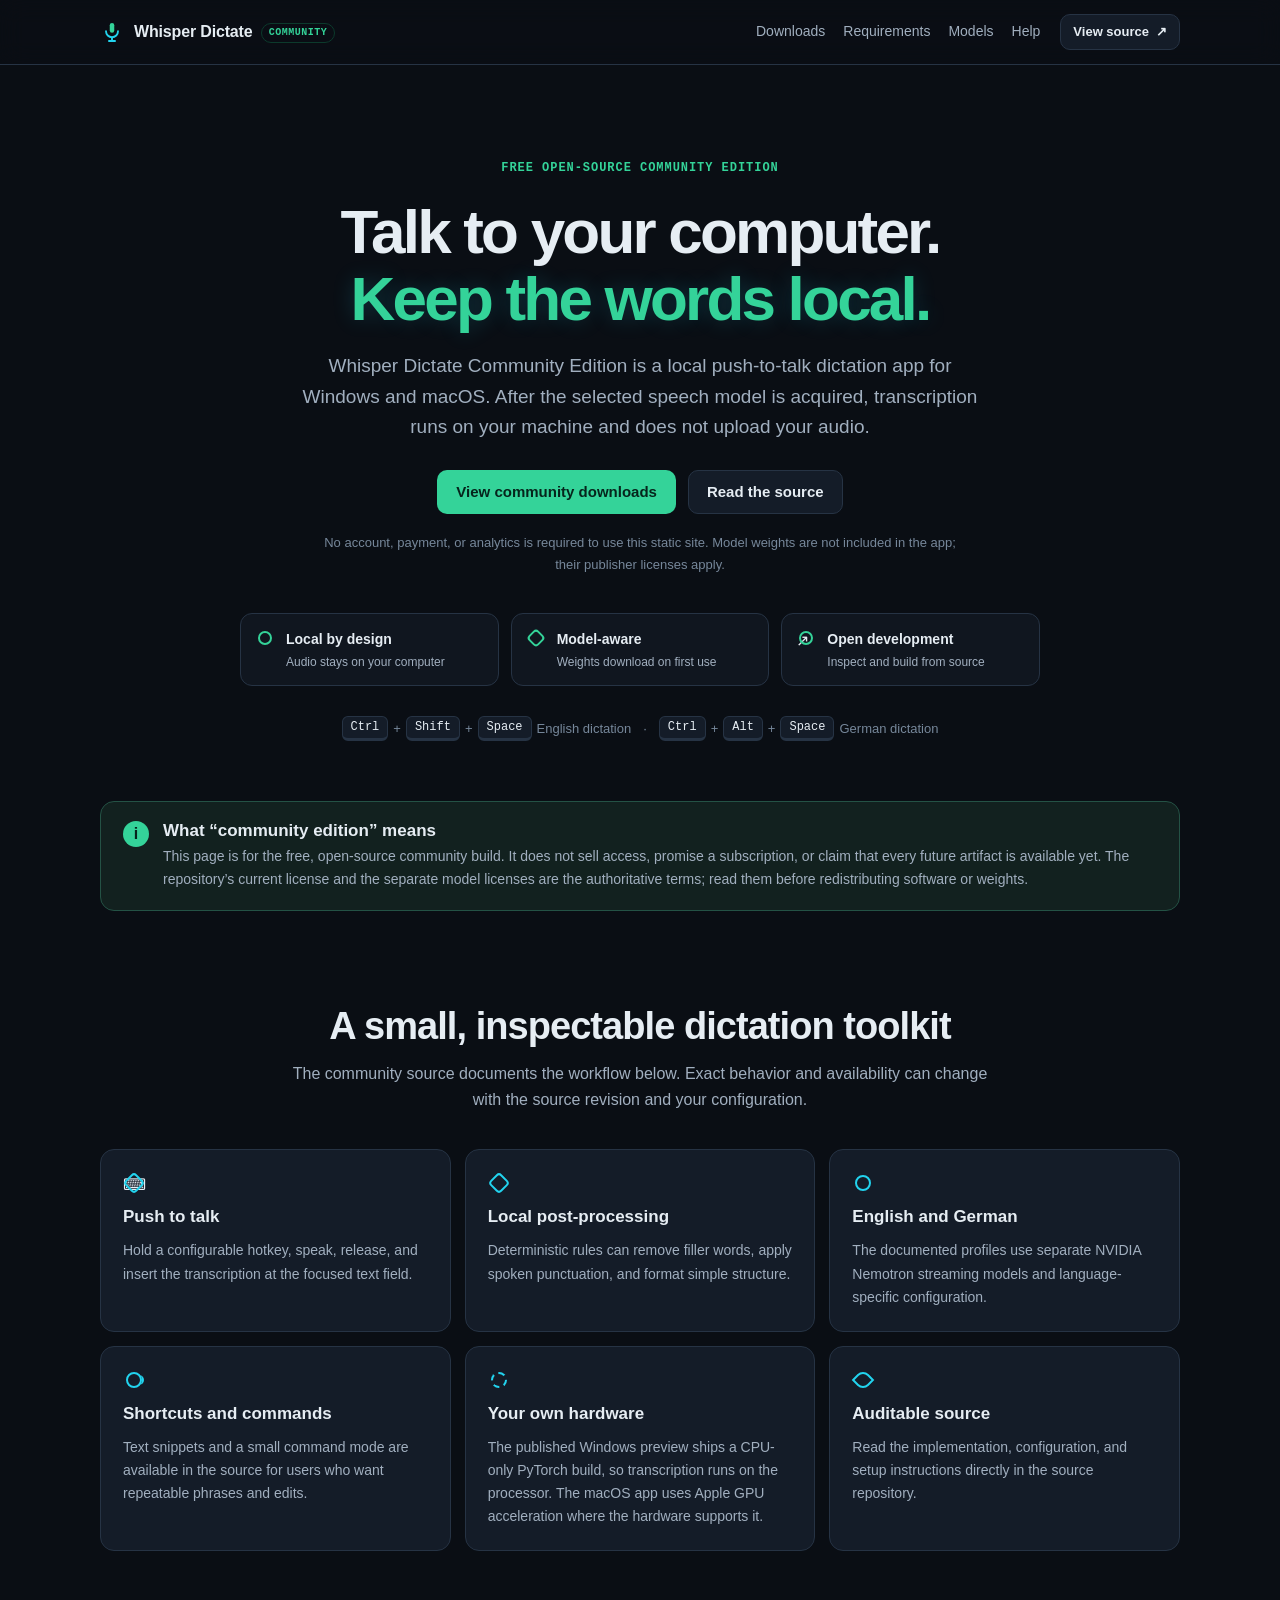
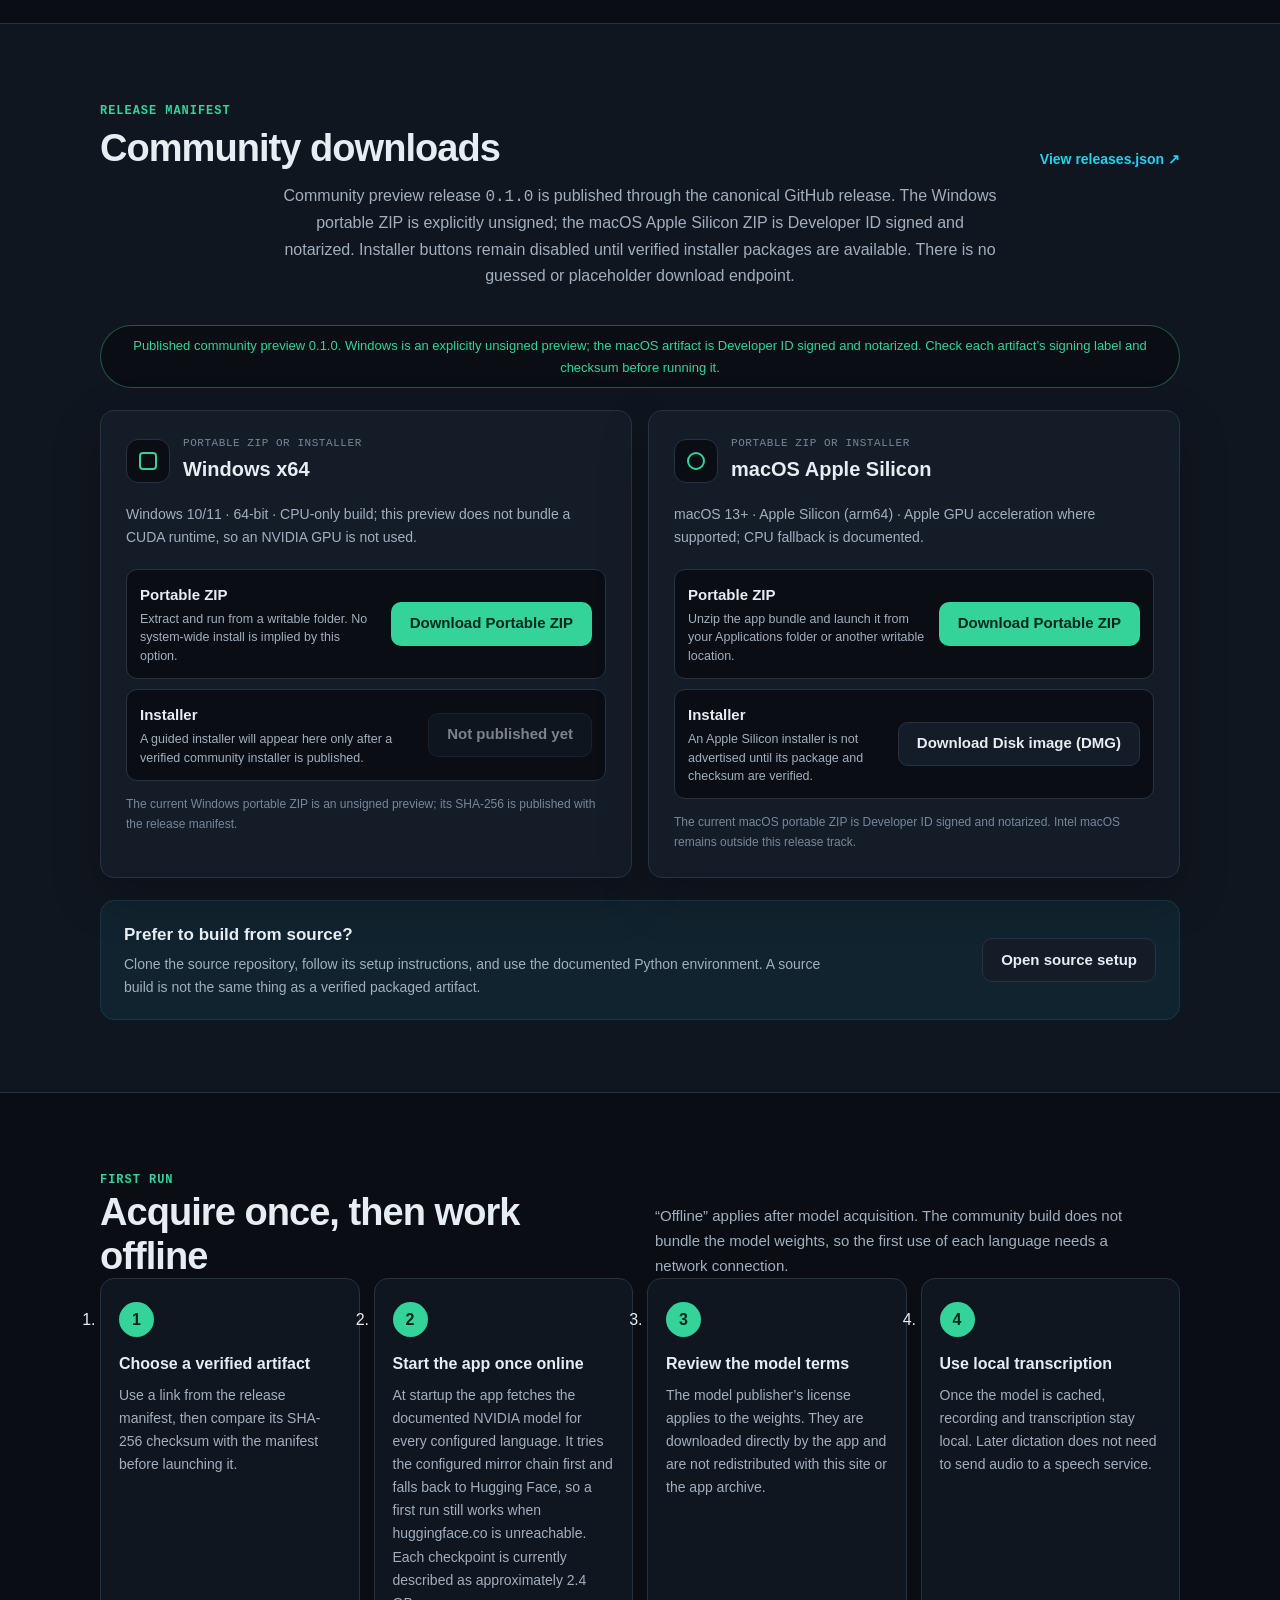
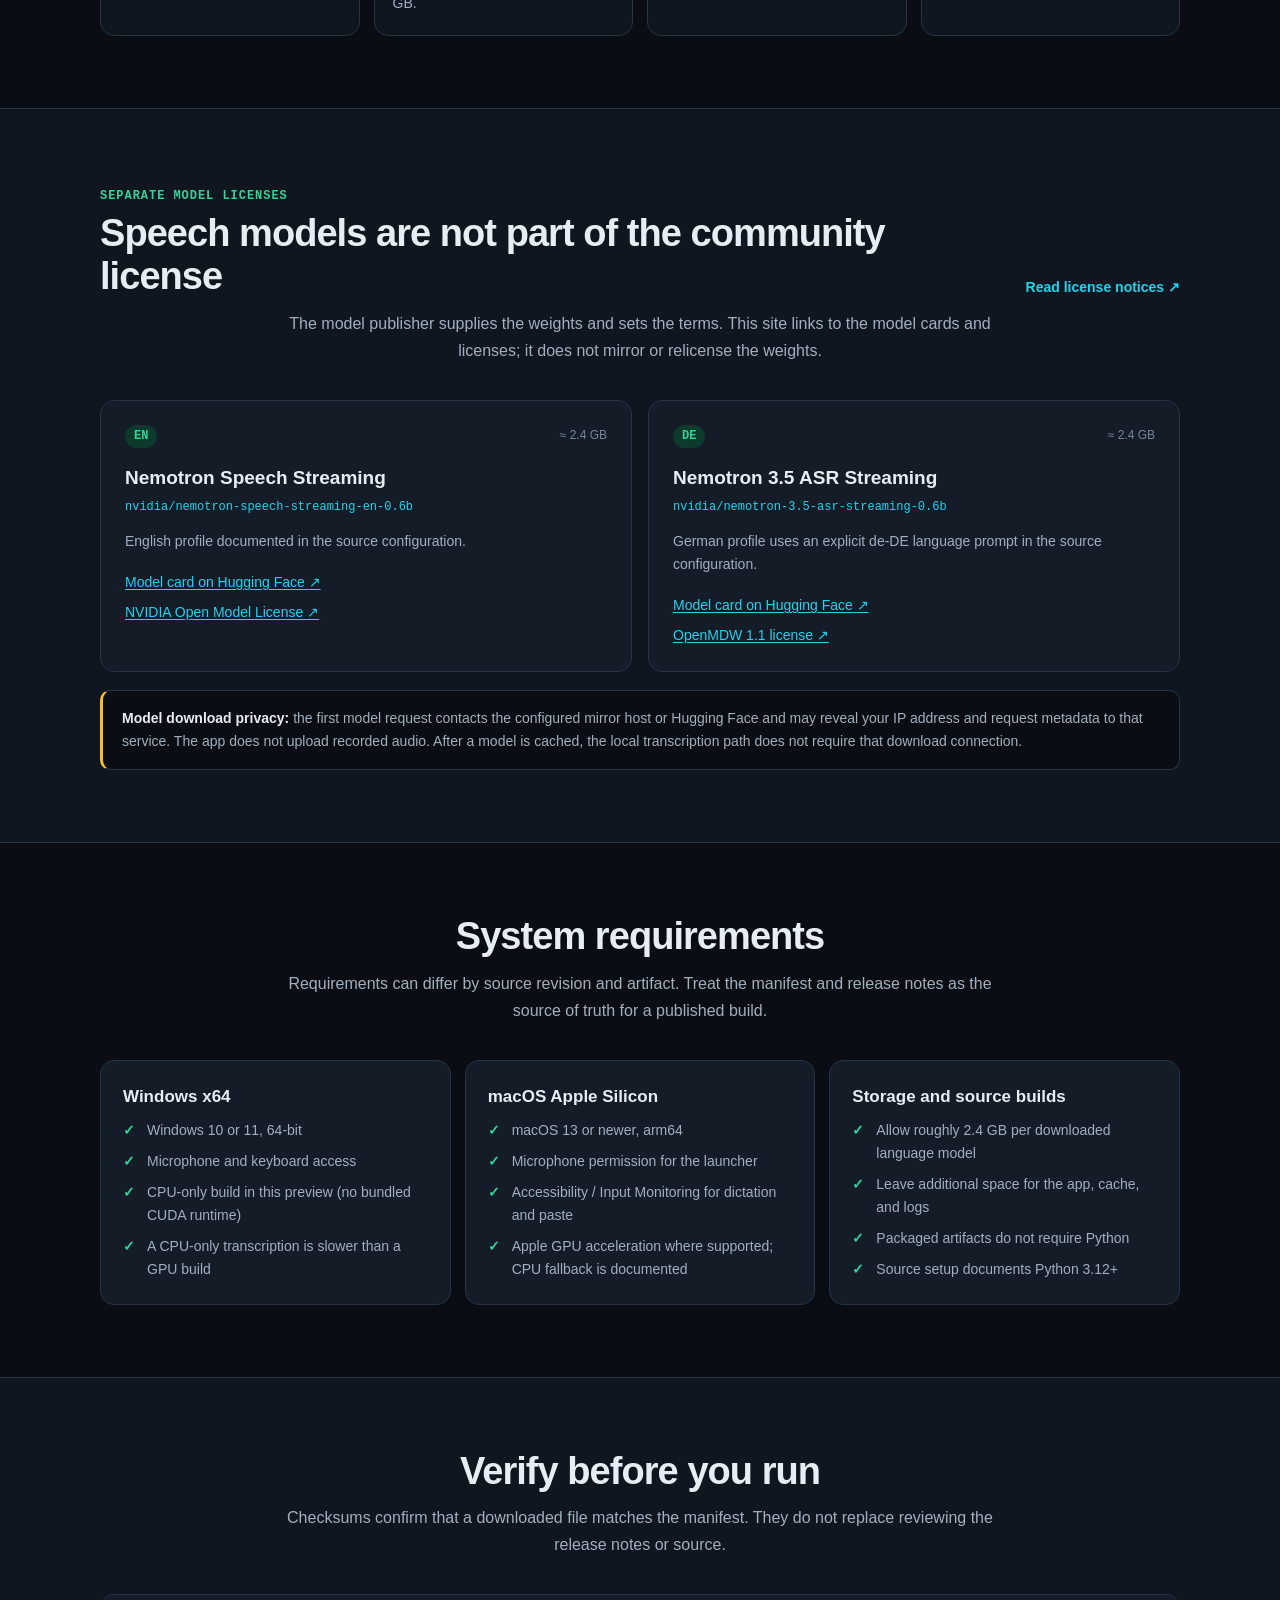
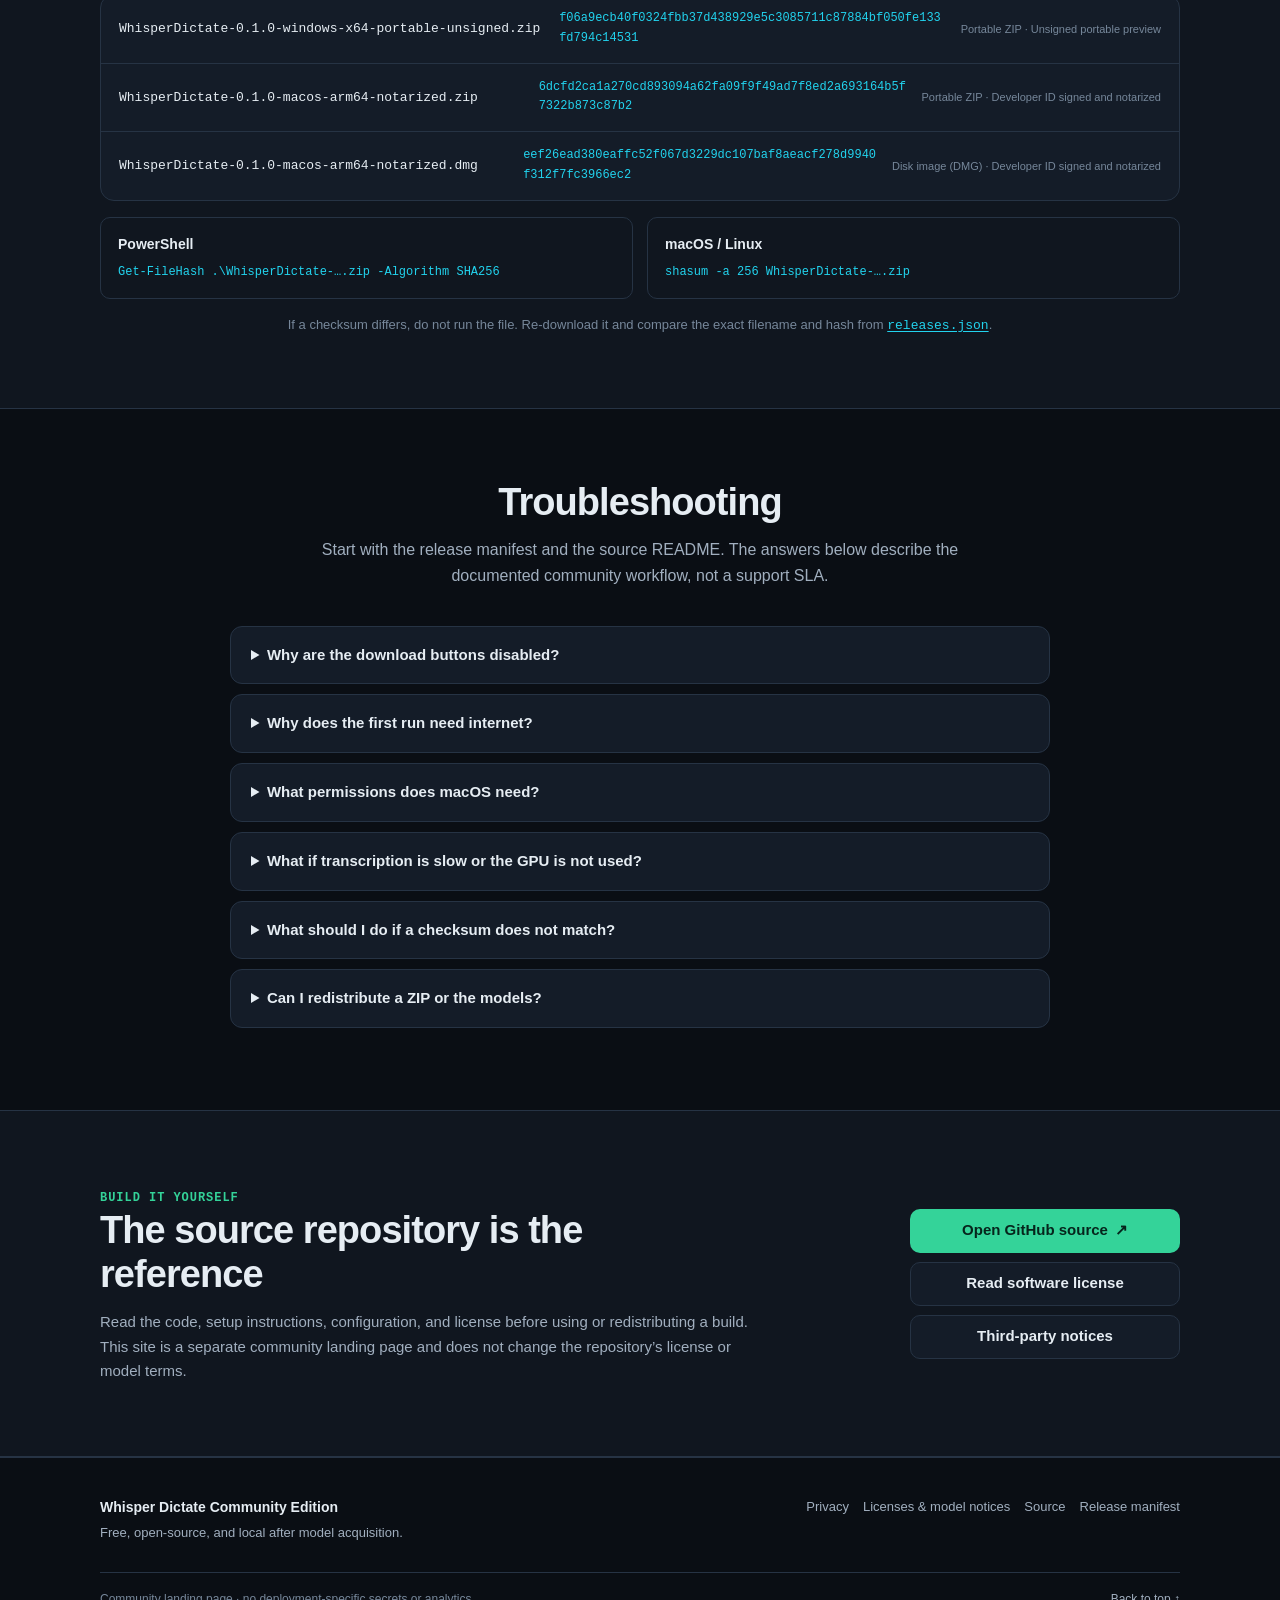
<file: index.html>
<!doctype html>
<html lang="en">
<head>
  <meta charset="utf-8">
  <meta name="viewport" content="width=device-width, initial-scale=1">
  <meta name="color-scheme" content="dark">
  <meta name="theme-color" content="#0a0e14">
  <meta name="description" content="Whisper Dictate Community Edition: free, open-source local dictation for Windows and macOS. Speech models are acquired separately and transcription runs locally after the first download.">
  <title>Whisper Dictate Community Edition — local, offline dictation</title>
  <link rel="icon" href="data:image/svg+xml,%3Csvg xmlns='http://www.w3.org/2000/svg' viewBox='0 0 64 64'%3E%3Ccircle cx='32' cy='32' r='30' fill='%230a0e14'/%3E%3Crect x='26' y='12' width='12' height='24' rx='6' fill='%2334d399'/%3E%3Cpath d='M18 30a14 14 0 0 0 28 0' stroke='%2322d3ee' stroke-width='4' fill='none' stroke-linecap='round'/%3E%3Cpath d='M32 44v8' stroke='%2322d3ee' stroke-width='4' stroke-linecap='round'/%3E%3C/svg%3E">
  <link rel="stylesheet" href="./styles.css">
  <script src="./app.js" defer></script>
</head>
<body>
  <a class="skip-link" href="#main">Skip to main content</a>

  <header class="site-header">
    <nav class="wrap" aria-label="Primary navigation">
      <a class="logo" href="./index.html" aria-label="Whisper Dictate Community Edition home">
        <svg width="24" height="24" viewBox="0 0 64 64" aria-hidden="true" focusable="false">
          <rect x="26" y="8" width="12" height="26" rx="6" fill="#34d399"></rect>
          <path d="M16 30a16 16 0 0 0 32 0" stroke="#22d3ee" stroke-width="5" fill="none" stroke-linecap="round"></path>
          <path d="M32 46v10M22 56h20" stroke="#22d3ee" stroke-width="5" fill-linecap="round"></path>
        </svg>
        <span>Whisper&nbsp;Dictate <span class="edition-mark">Community</span></span>
      </a>
      <div class="nav-links">
        <a href="#downloads">Downloads</a>
        <a href="#requirements">Requirements</a>
        <a href="#models">Models</a>
        <a href="#troubleshooting">Help</a>
      </div>
      <a class="btn btn-secondary btn-small nav-source" href="https://github.com/rorshopping/whisper-dictate-community">View source <span aria-hidden="true">↗</span></a>
    </nav>
  </header>

  <main id="main">
    <section class="hero" id="overview" aria-labelledby="hero-title">
      <div class="wrap">
        <p class="eyebrow">Free open-source community edition</p>
        <h1 id="hero-title">Talk to your computer.<br><span class="grad">Keep the words local.</span></h1>
        <p class="lead">Whisper Dictate Community Edition is a local push-to-talk dictation app for Windows and macOS. After the selected speech model is acquired, transcription runs on your machine and does not upload your audio.</p>
        <div class="actions">
          <a class="btn btn-primary" href="#downloads">View community downloads</a>
          <a class="btn btn-secondary" href="https://github.com/rorshopping/whisper-dictate-community">Read the source</a>
        </div>
        <p class="hero-note">No account, payment, or analytics is required to use this static site. Model weights are not included in the app; their publisher licenses apply.</p>
        <div class="quick-facts" role="group" aria-label="Community edition facts">
          <div class="fact"><span class="fact-icon" aria-hidden="true"></span><span><strong>Local by design</strong><small>Audio stays on your computer</small></span></div>
          <div class="fact"><span class="fact-icon" aria-hidden="true"></span><span><strong>Model-aware</strong><small>Weights download on first use</small></span></div>
          <div class="fact"><span class="fact-icon" aria-hidden="true">↗</span><span><strong>Open development</strong><small>Inspect and build from source</small></span></div>
        </div>
        <div class="key-row" role="group" aria-label="Default dictation shortcuts">
          <kbd>Ctrl</kbd><span>+</span><kbd>Shift</kbd><span>+</span><kbd>Space</kbd><span>English dictation</span>
          <span class="key-separator" aria-hidden="true">·</span>
          <kbd>Ctrl</kbd><span>+</span><kbd>Alt</kbd><span>+</span><kbd>Space</kbd><span>German dictation</span>
        </div>
      </div>
    </section>

    <section class="notice-section" aria-label="What the community edition includes">
      <div class="wrap">
        <div class="notice-card">
          <span class="notice-mark" aria-hidden="true">i</span>
          <div>
            <h2>What “community edition” means</h2>
            <p>This page is for the free, open-source community build. It does not sell access, promise a subscription, or claim that every future artifact is available yet. The repository’s current license and the separate model licenses are the authoritative terms; read them before redistributing software or weights.</p>
          </div>
        </div>
      </div>
    </section>

    <section id="capabilities" aria-labelledby="capabilities-title">
      <div class="wrap">
        <h2 id="capabilities-title">A small, inspectable dictation toolkit</h2>
        <p class="sub">The community source documents the workflow below. Exact behavior and availability can change with the source revision and your configuration.</p>
        <div class="feature-grid">
          <article class="card">
            <div class="card-icon" aria-hidden="true">⌨</div>
            <h3>Push to talk</h3>
            <p>Hold a configurable hotkey, speak, release, and insert the transcription at the focused text field.</p>
          </article>
          <article class="card">
            <div class="card-icon" aria-hidden="true"></div>
            <h3>Local post-processing</h3>
            <p>Deterministic rules can remove filler words, apply spoken punctuation, and format simple structure.</p>
          </article>
          <article class="card">
            <div class="card-icon" aria-hidden="true"></div>
            <h3>English and German</h3>
            <p>The documented profiles use separate NVIDIA Nemotron streaming models and language-specific configuration.</p>
          </article>
          <article class="card">
            <div class="card-icon" aria-hidden="true"></div>
            <h3>Shortcuts and commands</h3>
            <p>Text snippets and a small command mode are available in the source for users who want repeatable phrases and edits.</p>
          </article>
          <article class="card">
            <div class="card-icon" aria-hidden="true"></div>
            <h3>Your own hardware</h3>
            <p>The published Windows preview ships a CPU-only PyTorch build, so transcription runs on the processor. The macOS app uses Apple GPU acceleration where the hardware supports it.</p>
          </article>
          <article class="card">
            <div class="card-icon" aria-hidden="true"></div>
            <h3>Auditable source</h3>
            <p>Read the implementation, configuration, and setup instructions directly in the source repository.</p>
          </article>
        </div>
      </div>
    </section>

    <section id="downloads" class="alt" aria-labelledby="downloads-title">
      <div class="wrap">
        <div class="section-heading">
          <div>
            <p class="eyebrow">Release manifest</p>
            <h2 id="downloads-title">Community downloads</h2>
          </div>
          <a class="text-link" href="./releases.json">View releases.json <span aria-hidden="true">↗</span></a>
        </div>
        <p class="sub">Community preview release <code>0.1.0</code> is published through the canonical GitHub release. The Windows portable ZIP is explicitly unsigned; the macOS Apple Silicon ZIP is Developer ID signed and notarized. Installer buttons remain disabled until verified installer packages are available. There is no guessed or placeholder download endpoint.</p>
        <p class="release-status status-placeholder" id="release-status" role="status" aria-live="polite">Loading the release manifest…</p>
        <noscript><p class="inline-note">JavaScript is required to read the same-origin release manifest. The download buttons stay disabled for safety; you can still inspect <a href="./releases.json"><code>releases.json</code></a> and the <a href="https://github.com/rorshopping/whisper-dictate-community">source repository</a>.</p></noscript>

        <div class="release-grid">
          <article class="release-card" data-platform-card="windows-x64" aria-labelledby="windows-title">
            <div class="release-card-header">
              <div class="os-mark" aria-hidden="true"></div>
              <div>
                <p class="platform-kicker">Portable ZIP or installer</p>
                <h3 id="windows-title">Windows x64</h3>
              </div>
            </div>
            <p class="platform-requirements">Windows 10/11 · 64-bit · CPU-only build; this preview does not bundle a CUDA runtime, so an NVIDIA GPU is not used.</p>
            <div class="download-list">
              <div class="download-row">
                <div>
                  <h4>Portable ZIP</h4>
                  <p>Extract and run from a writable folder. No system-wide install is implied by this option.</p>
                </div>
                <button class="btn btn-primary download-action" type="button" data-download data-platform="windows-x64" data-artifact="portable_zip" disabled>Not published yet</button>
              </div>
              <div class="download-row">
                <div>
                  <h4>Installer</h4>
                  <p>A guided installer will appear here only after a verified community installer is published.</p>
                </div>
                <button class="btn btn-secondary download-action" type="button" data-download data-platform="windows-x64" data-artifact="installer" disabled>Not published yet</button>
              </div>
            </div>
            <p class="artifact-note">The current Windows portable ZIP is an unsigned preview; its SHA-256 is published with the release manifest.</p>
          </article>

          <article class="release-card" data-platform-card="macos-apple-silicon" aria-labelledby="macos-title">
            <div class="release-card-header">
              <div class="os-mark" aria-hidden="true"></div>
              <div>
                <p class="platform-kicker">Portable ZIP or installer</p>
                <h3 id="macos-title">macOS Apple Silicon</h3>
              </div>
            </div>
            <p class="platform-requirements">macOS 13+ · Apple Silicon (arm64) · Apple GPU acceleration where supported; CPU fallback is documented.</p>
            <div class="download-list">
              <div class="download-row">
                <div>
                  <h4>Portable ZIP</h4>
                  <p>Unzip the app bundle and launch it from your Applications folder or another writable location.</p>
                </div>
                <button class="btn btn-primary download-action" type="button" data-download data-platform="macos-apple-silicon" data-artifact="portable_zip" disabled>Not published yet</button>
              </div>
              <div class="download-row">
                <div>
                  <h4>Installer</h4>
                  <p>An Apple Silicon installer is not advertised until its package and checksum are verified.</p>
                </div>
                <button class="btn btn-secondary download-action" type="button" data-download data-platform="macos-apple-silicon" data-artifact="installer" disabled>Not published yet</button>
              </div>
            </div>
            <p class="artifact-note">The current macOS portable ZIP is Developer ID signed and notarized. Intel macOS remains outside this release track.</p>
          </article>
        </div>

        <div class="source-callout">
          <div>
            <h3>Prefer to build from source?</h3>
            <p>Clone the source repository, follow its setup instructions, and use the documented Python environment. A source build is not the same thing as a verified packaged artifact.</p>
          </div>
          <a class="btn btn-secondary" href="https://github.com/rorshopping/whisper-dictate-community#install">Open source setup</a>
        </div>
      </div>
    </section>

    <section id="first-run" aria-labelledby="first-run-title">
      <div class="wrap">
        <div class="split-heading">
          <div>
            <p class="eyebrow">First run</p>
            <h2 id="first-run-title">Acquire once, then work offline</h2>
          </div>
          <p>“Offline” applies after model acquisition. The community build does not bundle the model weights, so the first use of each language needs a network connection.</p>
        </div>
        <ol class="steps" aria-label="Model acquisition steps">
          <li class="step">
            <span class="step-number">1</span>
            <h3>Choose a verified artifact</h3>
            <p>Use a link from the release manifest, then compare its SHA-256 checksum with the manifest before launching it.</p>
          </li>
          <li class="step">
            <span class="step-number">2</span>
            <h3>Start the app once online</h3>
            <p>At startup the app fetches the documented NVIDIA model for every configured language. It tries the configured mirror chain first and falls back to Hugging Face, so a first run still works when huggingface.co is unreachable. Each checkpoint is currently described as approximately 2.4 GB.</p>
          </li>
          <li class="step">
            <span class="step-number">3</span>
            <h3>Review the model terms</h3>
            <p>The model publisher’s license applies to the weights. They are downloaded directly by the app and are not redistributed with this site or the app archive.</p>
          </li>
          <li class="step">
            <span class="step-number">4</span>
            <h3>Use local transcription</h3>
            <p>Once the model is cached, recording and transcription stay local. Later dictation does not need to send audio to a speech service.</p>
          </li>
        </ol>
      </div>
    </section>

    <section id="models" class="alt" aria-labelledby="models-title">
      <div class="wrap">
        <div class="section-heading">
          <div>
            <p class="eyebrow">Separate model licenses</p>
            <h2 id="models-title">Speech models are not part of the community license</h2>
          </div>
          <a class="text-link" href="./licenses.html">Read license notices <span aria-hidden="true">↗</span></a>
        </div>
        <p class="sub">The model publisher supplies the weights and sets the terms. This site links to the model cards and licenses; it does not mirror or relicense the weights.</p>
        <div class="model-grid">
          <article class="model-card">
            <div class="model-card-top">
              <span class="language-chip">EN</span>
              <span class="model-size">≈ 2.4 GB</span>
            </div>
            <h3>Nemotron Speech Streaming</h3>
            <p class="mono model-id">nvidia/nemotron-speech-streaming-en-0.6b</p>
            <p>English profile documented in the source configuration.</p>
            <div class="link-stack">
              <a href="https://huggingface.co/nvidia/nemotron-speech-streaming-en-0.6b">Model card on Hugging Face <span aria-hidden="true">↗</span></a>
              <a href="https://www.nvidia.com/en-us/agreements/enterprise-software/nvidia-open-model-license/">NVIDIA Open Model License <span aria-hidden="true">↗</span></a>
            </div>
          </article>
          <article class="model-card">
            <div class="model-card-top">
              <span class="language-chip">DE</span>
              <span class="model-size">≈ 2.4 GB</span>
            </div>
            <h3>Nemotron 3.5 ASR Streaming</h3>
            <p class="mono model-id">nvidia/nemotron-3.5-asr-streaming-0.6b</p>
            <p>German profile uses an explicit de-DE language prompt in the source configuration.</p>
            <div class="link-stack">
              <a href="https://huggingface.co/nvidia/nemotron-3.5-asr-streaming-0.6b">Model card on Hugging Face <span aria-hidden="true">↗</span></a>
              <a href="https://openmdw.ai/license/1-1/">OpenMDW 1.1 license <span aria-hidden="true">↗</span></a>
            </div>
          </article>
        </div>
        <div class="inline-note">
          <strong>Model download privacy:</strong> the first model request contacts the configured mirror host or Hugging Face and may reveal your IP address and request metadata to that service. The app does not upload recorded audio. After a model is cached, the local transcription path does not require that download connection.
        </div>
      </div>
    </section>

    <section id="requirements" aria-labelledby="requirements-title">
      <div class="wrap">
        <h2 id="requirements-title">System requirements</h2>
        <p class="sub">Requirements can differ by source revision and artifact. Treat the manifest and release notes as the source of truth for a published build.</p>
        <div class="requirements-grid">
          <article class="requirement-card">
            <h3>Windows x64</h3>
            <ul class="check-list">
              <li>Windows 10 or 11, 64-bit</li>
              <li>Microphone and keyboard access</li>
              <li>CPU-only build in this preview (no bundled CUDA runtime)</li>
              <li>A CPU-only transcription is slower than a GPU build</li>
            </ul>
          </article>
          <article class="requirement-card">
            <h3>macOS Apple Silicon</h3>
            <ul class="check-list">
              <li>macOS 13 or newer, arm64</li>
              <li>Microphone permission for the launcher</li>
              <li>Accessibility / Input Monitoring for dictation and paste</li>
              <li>Apple GPU acceleration where supported; CPU fallback is documented</li>
            </ul>
          </article>
          <article class="requirement-card">
            <h3>Storage and source builds</h3>
            <ul class="check-list">
              <li>Allow roughly 2.4 GB per downloaded language model</li>
              <li>Leave additional space for the app, cache, and logs</li>
              <li>Packaged artifacts do not require Python</li>
              <li>Source setup documents Python 3.12+</li>
            </ul>
          </article>
        </div>
      </div>
    </section>

    <section id="checksums" class="alt" aria-labelledby="checksums-title">
      <div class="wrap">
        <h2 id="checksums-title">Verify before you run</h2>
        <p class="sub">Checksums confirm that a downloaded file matches the manifest. They do not replace reviewing the release notes or source.</p>
        <div class="checksum-panel" id="checksum-list" aria-live="polite">
          <p class="empty-state">SHA-256 checksums will appear here when a canonical release is published.</p>
        </div>
        <div class="checksum-help">
          <div>
            <h3>PowerShell</h3>
            <code>Get-FileHash .\WhisperDictate-….zip -Algorithm SHA256</code>
          </div>
          <div>
            <h3>macOS / Linux</h3>
            <code>shasum -a 256 WhisperDictate-….zip</code>
          </div>
        </div>
        <p class="small-note">If a checksum differs, do not run the file. Re-download it and compare the exact filename and hash from <a href="./releases.json"><code>releases.json</code></a>.</p>
      </div>
    </section>

    <section id="troubleshooting" aria-labelledby="troubleshooting-title">
      <div class="wrap">
        <h2 id="troubleshooting-title">Troubleshooting</h2>
        <p class="sub">Start with the release manifest and the source README. The answers below describe the documented community workflow, not a support SLA.</p>
        <div class="faq-list">
          <details>
            <summary>Why are the download buttons disabled?</summary>
            <p>No canonical community release has been entered into <a href="./releases.json"><code>releases.json</code></a> yet. The site intentionally refuses to invent a download URL. Watch the source repository’s release page and update the manifest only after artifacts and checksums are verified.</p>
          </details>
          <details>
            <summary>Why does the first run need internet?</summary>
            <p>Speech model weights are not bundled. The first use of each language downloads the selected model from Hugging Face. After the model is cached, the documented transcription path runs locally and can work offline.</p>
          </details>
          <details>
            <summary>What permissions does macOS need?</summary>
            <p>Grant Microphone access to the app or launcher. Dictation and text insertion also use Accessibility / Input Monitoring, and the documented launcher may request Automation access for System Events. Denied permissions can allow recording without allowing text to be inserted.</p>
          </details>
          <details>
            <summary>What if transcription is slow or the GPU is not used?</summary>
            <p>Check the release/source configuration and the app log. The published Windows preview is a CPU-only build, so an NVIDIA GPU is not used there; the macOS app uses Apple GPU acceleration where the hardware supports it. A CPU-only run is generally slower than an accelerated one.</p>
          </details>
          <details>
            <summary>What should I do if a checksum does not match?</summary>
            <p>Do not run the artifact. Confirm the exact filename, download it again from the canonical URL in the manifest, and compare the full SHA-256 digest. A mismatch is a reason to stop and investigate.</p>
          </details>
          <details>
            <summary>Can I redistribute a ZIP or the models?</summary>
            <p>Do not assume that the model or software terms permit redistribution. Read the repository <a href="https://github.com/rorshopping/whisper-dictate-community/blob/main/LICENSE">software license</a>, the linked model licenses, and the repository’s <a href="https://github.com/rorshopping/whisper-dictate-community/blob/main/THIRD-PARTY-NOTICES.md">third-party notices</a> first.</p>
          </details>
        </div>
      </div>
    </section>

    <section id="source" class="alt" aria-labelledby="source-title">
      <div class="wrap source-panel">
        <div>
          <p class="eyebrow">Build it yourself</p>
          <h2 id="source-title">The source repository is the reference</h2>
          <p>Read the code, setup instructions, configuration, and license before using or redistributing a build. This site is a separate community landing page and does not change the repository’s license or model terms.</p>
        </div>
        <div class="source-links">
          <a class="btn btn-primary" href="https://github.com/rorshopping/whisper-dictate-community">Open GitHub source <span aria-hidden="true">↗</span></a>
          <a class="btn btn-secondary" href="https://github.com/rorshopping/whisper-dictate-community/blob/main/LICENSE">Read software license</a>
          <a class="btn btn-secondary" href="https://github.com/rorshopping/whisper-dictate-community/blob/main/THIRD-PARTY-NOTICES.md">Third-party notices</a>
        </div>
      </div>
    </section>
  </main>

  <footer>
    <div class="wrap footer-inner">
      <div>
        <strong>Whisper Dictate Community Edition</strong>
        <p>Free, open-source, and local after model acquisition.</p>
      </div>
      <div class="footer-links">
        <a href="./privacy.html">Privacy</a>
        <a href="./licenses.html">Licenses &amp; model notices</a>
        <a href="https://github.com/rorshopping/whisper-dictate-community">Source</a>
        <a href="./releases.json">Release manifest</a>
      </div>
    </div>
    <div class="wrap footer-bottom">
      <span>Community landing page · no deployment-specific secrets or analytics.</span>
      <a href="#overview">Back to top ↑</a>
    </div>
  </footer>
</body>
</html>
</file>
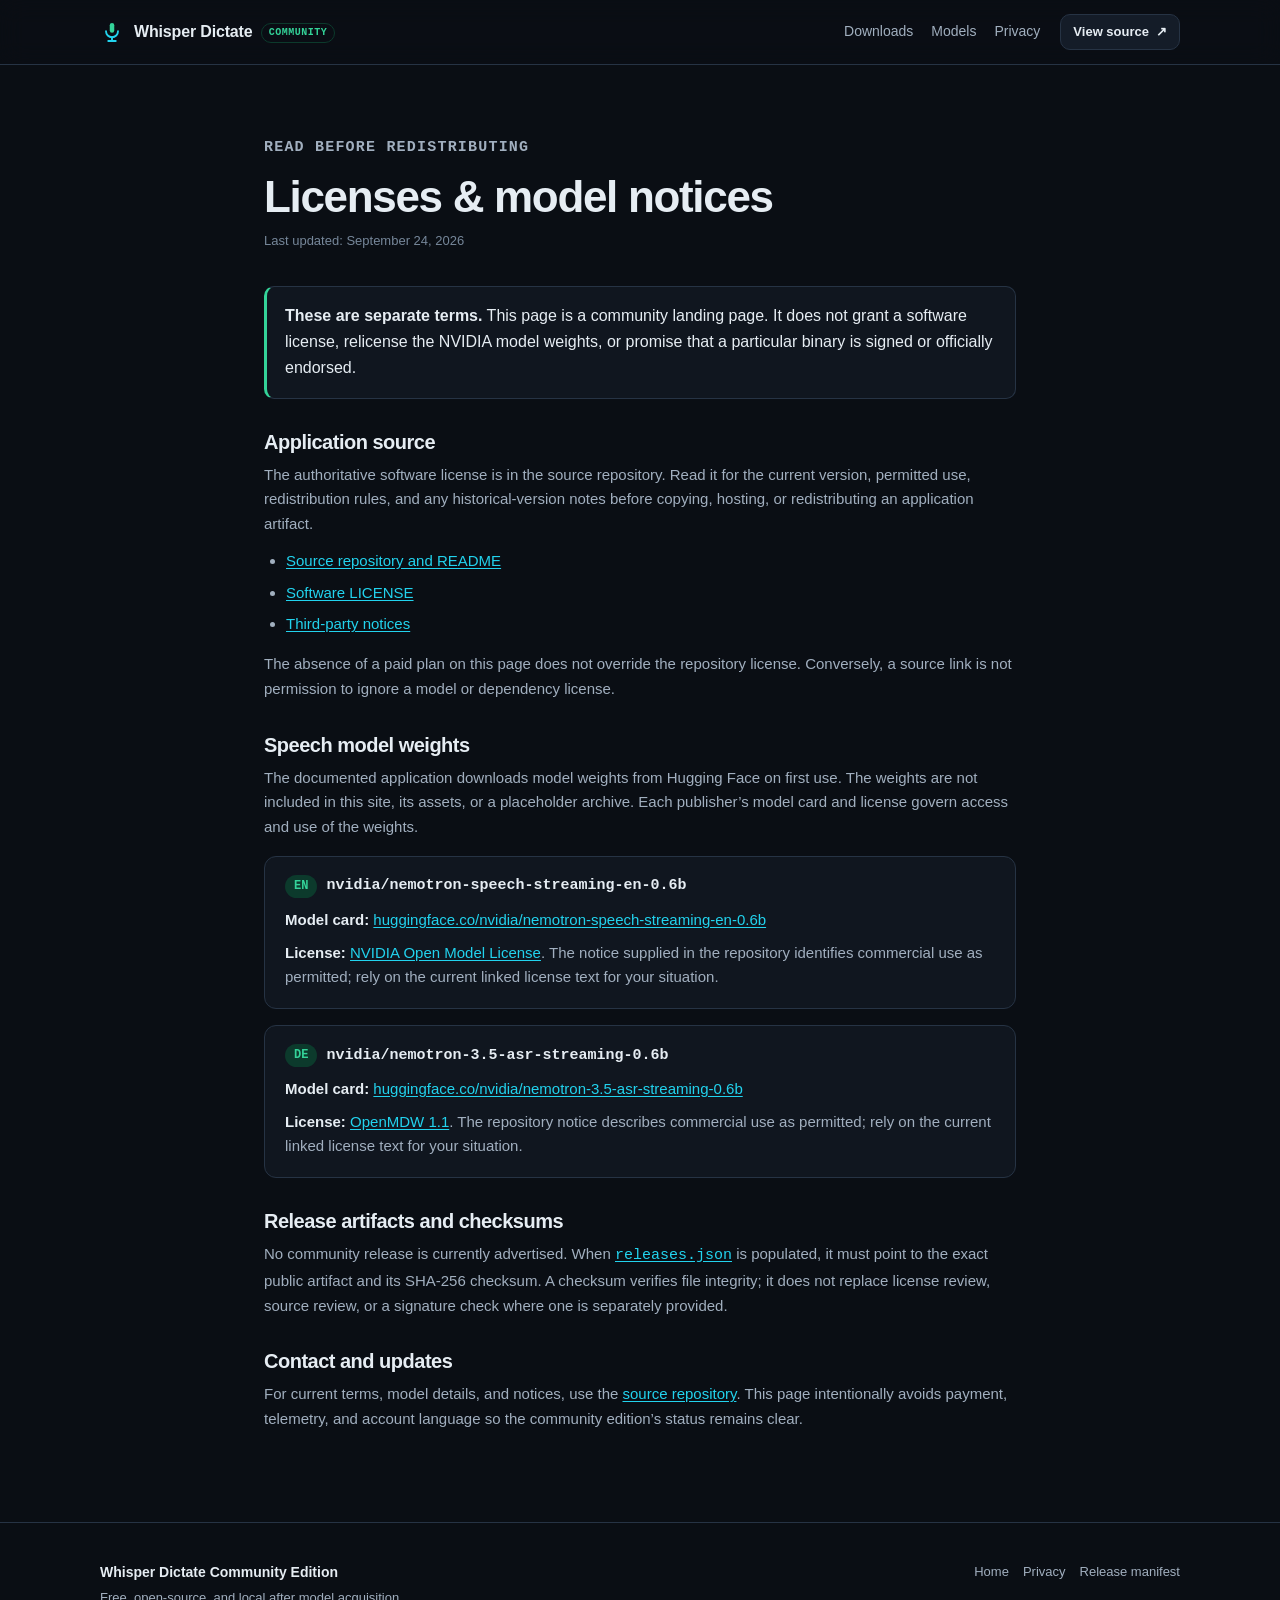
<file: licenses.html>
<!doctype html>
<html lang="en">
<head>
  <meta charset="utf-8">
  <meta name="viewport" content="width=device-width, initial-scale=1">
  <meta name="color-scheme" content="dark">
  <meta name="theme-color" content="#0a0e14">
  <meta name="description" content="Software, third-party, and speech-model license notices for Whisper Dictate Community Edition.">
  <title>Licenses &amp; model notices — Whisper Dictate Community Edition</title>
  <link rel="icon" href="data:image/svg+xml,%3Csvg xmlns='http://www.w3.org/2000/svg' viewBox='0 0 64 64'%3E%3Ccircle cx='32' cy='32' r='30' fill='%230a0e14'/%3E%3Crect x='26' y='12' width='12' height='24' rx='6' fill='%2334d399'/%3E%3Cpath d='M18 30a14 14 0 0 0 28 0' stroke='%2322d3ee' stroke-width='4' fill='none' stroke-linecap='round'/%3E%3Cpath d='M32 44v8' stroke='%2322d3ee' stroke-width='4' stroke-linecap='round'/%3E%3C/svg%3E">
  <link rel="stylesheet" href="./styles.css">
</head>
<body>
  <a class="skip-link" href="#main">Skip to main content</a>
  <header class="site-header">
    <nav class="wrap" aria-label="Primary navigation">
      <a class="logo" href="./index.html" aria-label="Whisper Dictate Community Edition home">
        <svg width="24" height="24" viewBox="0 0 64 64" aria-hidden="true" focusable="false">
          <rect x="26" y="8" width="12" height="26" rx="6" fill="#34d399"></rect>
          <path d="M16 30a16 16 0 0 0 32 0" stroke="#22d3ee" stroke-width="5" fill="none" stroke-linecap="round"></path>
          <path d="M32 46v10M22 56h20" stroke="#22d3ee" stroke-width="5" stroke-linecap="round"></path>
        </svg>
        <span>Whisper&nbsp;Dictate <span class="edition-mark">Community</span></span>
      </a>
      <div class="nav-links">
        <a href="./index.html#downloads">Downloads</a>
        <a href="./index.html#models">Models</a>
        <a href="./privacy.html">Privacy</a>
      </div>
      <a class="btn btn-secondary btn-small nav-source" href="https://github.com/rorshopping/whisper-dictate-community">View source <span aria-hidden="true">↗</span></a>
    </nav>
  </header>

  <main id="main" class="legal" aria-labelledby="licenses-title">
    <p class="eyebrow">Read before redistributing</p>
    <h1 id="licenses-title">Licenses &amp; model notices</h1>
    <p class="updated">Last updated: September 24, 2026</p>

    <div class="callout"><strong>These are separate terms.</strong> This page is a community landing page. It does not grant a software license, relicense the NVIDIA model weights, or promise that a particular binary is signed or officially endorsed.</div>

    <h2>Application source</h2>
    <p>The authoritative software license is in the source repository. Read it for the current version, permitted use, redistribution rules, and any historical-version notes before copying, hosting, or redistributing an application artifact.</p>
    <ul>
      <li><a href="https://github.com/rorshopping/whisper-dictate-community">Source repository and README</a></li>
      <li><a href="https://github.com/rorshopping/whisper-dictate-community/blob/main/LICENSE">Software LICENSE</a></li>
      <li><a href="https://github.com/rorshopping/whisper-dictate-community/blob/main/THIRD-PARTY-NOTICES.md">Third-party notices</a></li>
    </ul>
    <p>The absence of a paid plan on this page does not override the repository license. Conversely, a source link is not permission to ignore a model or dependency license.</p>

    <h2>Speech model weights</h2>
    <p>The documented application downloads model weights from Hugging Face on first use. The weights are not included in this site, its assets, or a placeholder archive. Each publisher’s model card and license govern access and use of the weights.</p>

    <article class="model-license-card">
      <h3><span class="language-chip">EN</span> nvidia/nemotron-speech-streaming-en-0.6b</h3>
      <p><strong>Model card:</strong> <a href="https://huggingface.co/nvidia/nemotron-speech-streaming-en-0.6b">huggingface.co/nvidia/nemotron-speech-streaming-en-0.6b</a></p>
      <p><strong>License:</strong> <a href="https://www.nvidia.com/en-us/agreements/enterprise-software/nvidia-open-model-license/">NVIDIA Open Model License</a>. The notice supplied in the repository identifies commercial use as permitted; rely on the current linked license text for your situation.</p>
    </article>

    <article class="model-license-card">
      <h3><span class="language-chip">DE</span> nvidia/nemotron-3.5-asr-streaming-0.6b</h3>
      <p><strong>Model card:</strong> <a href="https://huggingface.co/nvidia/nemotron-3.5-asr-streaming-0.6b">huggingface.co/nvidia/nemotron-3.5-asr-streaming-0.6b</a></p>
      <p><strong>License:</strong> <a href="https://openmdw.ai/license/1-1/">OpenMDW 1.1</a>. The repository notice describes commercial use as permitted; rely on the current linked license text for your situation.</p>
    </article>

    <h2>Release artifacts and checksums</h2>
    <p>No community release is currently advertised. When <a href="./releases.json"><code>releases.json</code></a> is populated, it must point to the exact public artifact and its SHA-256 checksum. A checksum verifies file integrity; it does not replace license review, source review, or a signature check where one is separately provided.</p>

    <h2>Contact and updates</h2>
    <p>For current terms, model details, and notices, use the <a href="https://github.com/rorshopping/whisper-dictate-community">source repository</a>. This page intentionally avoids payment, telemetry, and account language so the community edition’s status remains clear.</p>
  </main>

  <footer>
    <div class="wrap footer-inner">
      <div><strong>Whisper Dictate Community Edition</strong><p>Free, open-source, and local after model acquisition.</p></div>
      <div class="footer-links"><a href="./index.html">Home</a><a href="./privacy.html">Privacy</a><a href="./releases.json">Release manifest</a></div>
    </div>
  </footer>
</body>
</html>
</file>
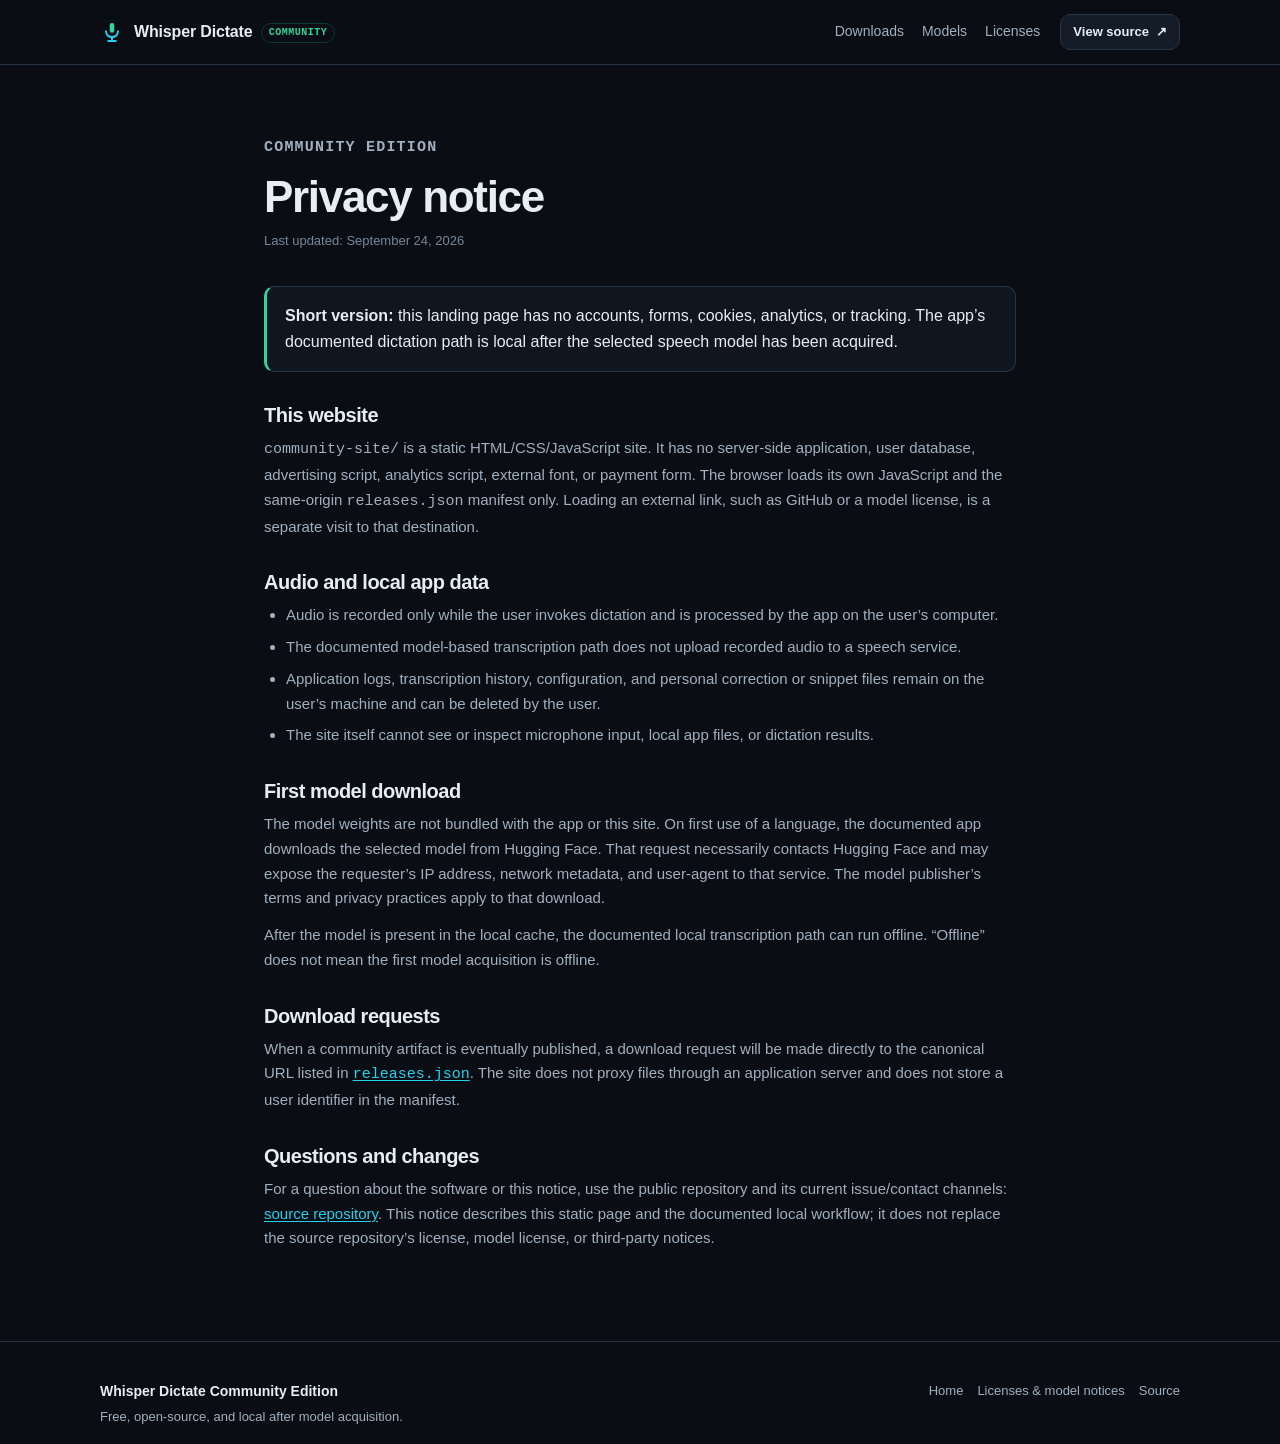
<file: privacy.html>
<!doctype html>
<html lang="en">
<head>
  <meta charset="utf-8">
  <meta name="viewport" content="width=device-width, initial-scale=1">
  <meta name="color-scheme" content="dark">
  <meta name="theme-color" content="#0a0e14">
  <meta name="description" content="Privacy notice for the Whisper Dictate Community Edition static site and local dictation workflow.">
  <title>Privacy — Whisper Dictate Community Edition</title>
  <link rel="icon" href="data:image/svg+xml,%3Csvg xmlns='http://www.w3.org/2000/svg' viewBox='0 0 64 64'%3E%3Ccircle cx='32' cy='32' r='30' fill='%230a0e14'/%3E%3Crect x='26' y='12' width='12' height='24' rx='6' fill='%2334d399'/%3E%3Cpath d='M18 30a14 14 0 0 0 28 0' stroke='%2322d3ee' stroke-width='4' fill='none' stroke-linecap='round'/%3E%3Cpath d='M32 44v8' stroke='%2322d3ee' stroke-width='4' stroke-linecap='round'/%3E%3C/svg%3E">
  <link rel="stylesheet" href="./styles.css">
</head>
<body>
  <a class="skip-link" href="#main">Skip to main content</a>
  <header class="site-header">
    <nav class="wrap" aria-label="Primary navigation">
      <a class="logo" href="./index.html" aria-label="Whisper Dictate Community Edition home">
        <svg width="24" height="24" viewBox="0 0 64 64" aria-hidden="true" focusable="false">
          <rect x="26" y="8" width="12" height="26" rx="6" fill="#34d399"></rect>
          <path d="M16 30a16 16 0 0 0 32 0" stroke="#22d3ee" stroke-width="5" fill="none" stroke-linecap="round"></path>
          <path d="M32 46v10M22 56h20" stroke="#22d3ee" stroke-width="5" stroke-linecap="round"></path>
        </svg>
        <span>Whisper&nbsp;Dictate <span class="edition-mark">Community</span></span>
      </a>
      <div class="nav-links">
        <a href="./index.html#downloads">Downloads</a>
        <a href="./index.html#models">Models</a>
        <a href="./licenses.html">Licenses</a>
      </div>
      <a class="btn btn-secondary btn-small nav-source" href="https://github.com/rorshopping/whisper-dictate-community">View source <span aria-hidden="true">↗</span></a>
    </nav>
  </header>

  <main id="main" class="legal" aria-labelledby="privacy-title">
    <p class="eyebrow">Community edition</p>
    <h1 id="privacy-title">Privacy notice</h1>
    <p class="updated">Last updated: September 24, 2026</p>

    <div class="callout"><strong>Short version:</strong> this landing page has no accounts, forms, cookies, analytics, or tracking. The app’s documented dictation path is local after the selected speech model has been acquired.</div>

    <h2>This website</h2>
    <p><code>community-site/</code> is a static HTML/CSS/JavaScript site. It has no server-side application, user database, advertising script, analytics script, external font, or payment form. The browser loads its own JavaScript and the same-origin <code>releases.json</code> manifest only. Loading an external link, such as GitHub or a model license, is a separate visit to that destination.</p>

    <h2>Audio and local app data</h2>
    <ul>
      <li>Audio is recorded only while the user invokes dictation and is processed by the app on the user’s computer.</li>
      <li>The documented model-based transcription path does not upload recorded audio to a speech service.</li>
      <li>Application logs, transcription history, configuration, and personal correction or snippet files remain on the user’s machine and can be deleted by the user.</li>
      <li>The site itself cannot see or inspect microphone input, local app files, or dictation results.</li>
    </ul>

    <h2>First model download</h2>
    <p>The model weights are not bundled with the app or this site. On first use of a language, the documented app downloads the selected model from Hugging Face. That request necessarily contacts Hugging Face and may expose the requester’s IP address, network metadata, and user-agent to that service. The model publisher’s terms and privacy practices apply to that download.</p>
    <p>After the model is present in the local cache, the documented local transcription path can run offline. “Offline” does not mean the first model acquisition is offline.</p>

    <h2>Download requests</h2>
    <p>When a community artifact is eventually published, a download request will be made directly to the canonical URL listed in <a href="./releases.json"><code>releases.json</code></a>. The site does not proxy files through an application server and does not store a user identifier in the manifest.</p>

    <h2>Questions and changes</h2>
    <p>For a question about the software or this notice, use the public repository and its current issue/contact channels: <a href="https://github.com/rorshopping/whisper-dictate-community">source repository</a>. This notice describes this static page and the documented local workflow; it does not replace the source repository’s license, model license, or third-party notices.</p>
  </main>

  <footer>
    <div class="wrap footer-inner">
      <div><strong>Whisper Dictate Community Edition</strong><p>Free, open-source, and local after model acquisition.</p></div>
      <div class="footer-links"><a href="./index.html">Home</a><a href="./licenses.html">Licenses &amp; model notices</a><a href="https://github.com/rorshopping/whisper-dictate-community">Source</a></div>
    </div>
  </footer>
</body>
</html>
</file>
<file: styles.css>
:root {
  --bg: #0a0e14;
  --panel: #10161f;
  --panel-2: #141c28;
  --panel-3: #182331;
  --border: #263344;
  --text: #e6edf3;
  --muted: #a1afbf;
  --muted-2: #76879a;
  --green: #34d399;
  --green-dark: #0c3a2c;
  --cyan: #22d3ee;
  --cyan-dark: #103b48;
  --yellow: #fbbf24;
  --radius: 14px;
  --shadow: 0 18px 50px rgba(0, 0, 0, 0.22);
}

* { box-sizing: border-box; margin: 0; padding: 0; }

html {
  scroll-behavior: smooth;
  background: var(--bg);
}

body {
  background: var(--bg);
  color: var(--text);
  font: 16px/1.65 -apple-system, BlinkMacSystemFont, "Segoe UI", Roboto, Helvetica, Arial, sans-serif;
  -webkit-font-smoothing: antialiased;
}

code, kbd, .mono {
  font-family: ui-monospace, "Cascadia Code", Consolas, "SF Mono", Menlo, monospace;
}

a { color: var(--cyan); text-decoration: underline; text-underline-offset: 2px; }
a:hover { text-decoration: underline; }
.logo:hover, .nav-links a:hover, .btn:hover, .text-link:hover, .footer-links a:hover, .footer-bottom a:hover { text-decoration: none; }
.logo, .nav-links a, .btn, .text-link, .footer-links a, .footer-bottom a { text-decoration: none; }

:focus-visible {
  outline: 3px solid var(--cyan);
  outline-offset: 4px;
  border-radius: 4px;
}

.wrap { width: min(100% - 48px, 1080px); margin-inline: auto; }

.skip-link {
  position: fixed;
  z-index: 100;
  top: 12px;
  left: 16px;
  padding: 9px 14px;
  color: #06251c;
  background: var(--green);
  border-radius: 8px;
  font-weight: 700;
  transform: translateY(-180%);
  transition: transform 0.15s ease;
}
.skip-link:focus { transform: translateY(0); }

/* Header and navigation */
.site-header {
  position: sticky;
  top: 0;
  z-index: 10;
  background: rgba(10, 14, 20, 0.9);
  border-bottom: 1px solid var(--border);
  backdrop-filter: blur(12px);
}
.site-header .wrap {
  min-height: 64px;
  display: flex;
  align-items: center;
  gap: 20px;
}
.logo {
  display: inline-flex;
  align-items: center;
  gap: 10px;
  flex-shrink: 0;
  color: var(--text);
  font-size: 16px;
  font-weight: 750;
  letter-spacing: -0.01em;
}
.logo:hover { text-decoration: none; }
.logo svg { display: block; }
.edition-mark {
  display: inline-block;
  margin-left: 4px;
  padding: 2px 7px;
  color: var(--green);
  border: 1px solid var(--green-dark);
  border-radius: 999px;
  font: 700 10px/1.4 ui-monospace, "Cascadia Code", Consolas, monospace;
  letter-spacing: 0.05em;
  text-transform: uppercase;
  vertical-align: 2px;
}
.nav-links {
  display: flex;
  align-items: center;
  gap: 18px;
  margin-left: auto;
  color: var(--muted);
  font-size: 14px;
}
.nav-links a { color: var(--muted); }
.nav-links a:hover { color: var(--text); text-decoration: none; }
.nav-source { flex-shrink: 0; }

/* Shared controls */
.btn {
  display: inline-flex;
  min-height: 44px;
  align-items: center;
  justify-content: center;
  gap: 7px;
  padding: 10px 18px;
  border: 1px solid transparent;
  border-radius: 10px;
  color: var(--text);
  font-size: 15px;
  font-weight: 700;
  line-height: 1.25;
  text-align: center;
  transition: transform 0.12s ease, filter 0.15s ease, border-color 0.15s ease;
}
.btn:hover { transform: translateY(-1px); filter: brightness(1.08); text-decoration: none; }
.btn-primary { color: #06251c; background: var(--green); }
.btn-secondary { color: var(--text); background: var(--panel-2); border-color: var(--border); }
.btn-small { min-height: 36px; padding: 7px 12px; font-size: 13px; }
.btn:disabled,
.download-action[aria-disabled="true"] { cursor: not-allowed; opacity: 0.52; filter: none; transform: none; }
.text-link { color: var(--cyan); font-size: 14px; font-weight: 700; white-space: nowrap; }
.text-link:hover { text-decoration: underline; }

/* Hero */
.hero { padding: 88px 0 60px; text-align: center; }
.eyebrow {
  display: inline-block;
  color: var(--green);
  font: 700 12px/1.5 ui-monospace, "Cascadia Code", Consolas, monospace;
  letter-spacing: 0.08em;
  text-transform: uppercase;
}
.hero h1 {
  max-width: 850px;
  margin: 20px auto 18px;
  color: var(--text);
  font-size: clamp(36px, 6vw, 62px);
  font-weight: 800;
  letter-spacing: -0.045em;
  line-height: 1.08;
}
.grad {
  color: var(--green);
  text-shadow: 0 0 22px rgba(34, 211, 238, 0.2);
}
.lead { max-width: 700px; margin: 0 auto 28px; color: var(--muted); font-size: 19px; line-height: 1.6; }
.actions { display: flex; justify-content: center; flex-wrap: wrap; gap: 12px; }
.hero-note { max-width: 660px; margin: 18px auto 0; color: var(--muted-2); font-size: 13px; }
.quick-facts {
  display: grid;
  grid-template-columns: repeat(3, 1fr);
  gap: 12px;
  max-width: 800px;
  margin: 38px auto 0;
  text-align: left;
}
.fact {
  display: flex;
  align-items: flex-start;
  gap: 11px;
  padding: 14px;
  background: var(--panel);
  border: 1px solid var(--border);
  border-radius: 12px;
}
.fact-icon { position: relative; flex: 0 0 20px; width: 20px; height: 20px; }
.fact-icon::before { position: absolute; inset: 3px; border: 2px solid var(--green); border-radius: 50%; content: ""; }
.fact:nth-child(2) .fact-icon::before { border-radius: 4px; transform: rotate(45deg); }
.fact strong, .fact small { display: block; }
.fact strong { font-size: 14px; }
.fact small { margin-top: 3px; color: var(--muted); font-size: 12px; line-height: 1.4; }
.key-row {
  display: flex;
  align-items: center;
  justify-content: center;
  flex-wrap: wrap;
  gap: 5px;
  margin-top: 30px;
  color: var(--muted);
  font-size: 13px;
}
kbd {
  display: inline-block;
  min-width: 25px;
  padding: 3px 8px;
  color: var(--text);
  background: var(--panel-2);
  border: 1px solid var(--border);
  border-bottom-width: 3px;
  border-radius: 6px;
  font-size: 12px;
  line-height: 1.25;
  text-align: center;
}
.key-row > span:not(.key-separator) { color: var(--muted-2); }
.key-separator { margin: 0 7px; color: var(--muted-2); }

/* Notices and section headings */
.notice-section { padding: 0 0 22px; }
.notice-card {
  display: flex;
  gap: 14px;
  padding: 19px 22px;
  background: #12211f;
  border: 1px solid #245245;
  border-radius: var(--radius);
}
.notice-mark {
  display: grid;
  flex: 0 0 26px;
  width: 26px;
  height: 26px;
  place-items: center;
  color: #06251c;
  background: var(--green);
  border-radius: 50%;
  font-weight: 900;
}
.notice-card h2 { margin: 0 0 4px; font-size: 17px; text-align: left; letter-spacing: 0; }
.notice-card p { color: var(--muted); font-size: 14px; }
section { padding: 72px 0; }
section.alt { background: var(--panel); border-top: 1px solid var(--border); border-bottom: 1px solid var(--border); }
h2 { color: var(--text); font-size: clamp(27px, 4vw, 38px); line-height: 1.15; letter-spacing: -0.025em; text-align: center; }
.sub { max-width: 720px; margin: 12px auto 36px; color: var(--muted); font-size: 16px; text-align: center; }
.section-heading { display: flex; align-items: end; justify-content: space-between; gap: 20px; }
.section-heading h2 { text-align: left; }
.section-heading .eyebrow { margin-bottom: 7px; }

/* Feature cards */
.feature-grid { display: grid; grid-template-columns: repeat(3, 1fr); gap: 14px; }
.card, .requirement-card {
  padding: 22px;
  background: var(--panel-2);
  border: 1px solid var(--border);
  border-radius: var(--radius);
}
.card { min-height: 168px; }
.card-icon { position: relative; width: 22px; height: 22px; margin-bottom: 9px; }
.card-icon::before { position: absolute; inset: 3px; border: 2px solid var(--cyan); border-radius: 4px; content: ""; transform: rotate(45deg); }
.card:nth-child(3) .card-icon::before { border-radius: 50%; transform: none; }
.card:nth-child(4) .card-icon::before { border-radius: 50%; box-shadow: 5px 0 0 -3px var(--cyan); transform: none; }
.card:nth-child(5) .card-icon::before { border-radius: 50%; border-style: dashed; transform: none; }
.card:nth-child(6) .card-icon::before { border-radius: 50% 0; transform: rotate(45deg); }
.card h3, .requirement-card h3 { margin-bottom: 8px; font-size: 17px; }
.card p, .requirement-card p { color: var(--muted); font-size: 14px; }

/* Download cards */
.release-status {
  width: fit-content;
  max-width: 100%;
  margin: 0 auto 22px;
  padding: 9px 15px;
  border: 1px solid var(--border);
  border-radius: 999px;
  color: var(--muted);
  background: var(--bg);
  font-size: 13px;
  text-align: center;
}
.status-placeholder { color: var(--yellow); border-color: rgba(251, 191, 36, 0.35); }
.status-published { color: var(--green); border-color: rgba(52, 211, 153, 0.4); }
.release-grid { display: grid; grid-template-columns: 1fr 1fr; gap: 16px; }
.release-card {
  padding: 25px;
  background: var(--panel-2);
  border: 1px solid var(--border);
  border-radius: var(--radius);
  box-shadow: var(--shadow);
}
.release-card-header { display: flex; align-items: center; gap: 13px; }
.os-mark {
  position: relative;
  flex: 0 0 44px;
  width: 44px;
  height: 44px;
  background: var(--bg);
  border: 1px solid var(--border);
  border-radius: 12px;
}
.os-mark::before { position: absolute; inset: 12px; border: 2px solid var(--green); border-radius: 4px; content: ""; }
[data-platform-card="macos-apple-silicon"] .os-mark::before { border-radius: 50%; }
.platform-kicker { color: var(--muted-2); font: 11px/1.3 ui-monospace, "Cascadia Code", Consolas, monospace; letter-spacing: 0.05em; text-transform: uppercase; }
.release-card h3 { margin-top: 2px; font-size: 20px; }
.platform-requirements { min-height: 52px; margin: 17px 0 14px; color: var(--muted); font-size: 14px; }
.download-list { display: grid; gap: 10px; }
.download-row { display: flex; align-items: center; justify-content: space-between; gap: 14px; padding: 13px; background: var(--bg); border: 1px solid var(--border); border-radius: 11px; }
.download-row h4 { margin-bottom: 3px; font-size: 15px; }
.download-row p { max-width: 350px; color: var(--muted); font-size: 12.5px; line-height: 1.45; }
.download-action { flex: 0 0 auto; }
.artifact-note { margin-top: 14px; color: var(--muted-2); font-size: 12px; }
.source-callout {
  display: flex;
  align-items: center;
  justify-content: space-between;
  gap: 20px;
  margin-top: 22px;
  padding: 20px 23px;
  background: rgba(34, 211, 238, 0.07);
  border: 1px solid var(--cyan-dark);
  border-radius: var(--radius);
}
.source-callout h3 { margin-bottom: 3px; font-size: 17px; }
.source-callout p { max-width: 700px; color: var(--muted); font-size: 14px; }

/* First-run steps */
.split-heading { display: grid; grid-template-columns: 1fr 1fr; align-items: end; gap: 30px; }
.split-heading h2 { text-align: left; }
.split-heading > p { max-width: 500px; color: var(--muted); font-size: 15px; }
.steps { display: grid; grid-template-columns: repeat(4, 1fr); gap: 14px; counter-reset: step; }
.step { position: relative; padding: 23px 18px 20px; background: var(--panel); border: 1px solid var(--border); border-radius: var(--radius); }
.step-number { display: grid; width: 35px; height: 35px; place-items: center; margin-bottom: 14px; color: #06251c; background: var(--green); border-radius: 50%; font-weight: 850; }
.step h3 { margin-bottom: 6px; font-size: 16px; }
.step p { color: var(--muted); font-size: 14px; }

/* Model cards */
.model-grid { display: grid; grid-template-columns: 1fr 1fr; gap: 16px; }
.model-card { padding: 24px; background: var(--panel-2); border: 1px solid var(--border); border-radius: var(--radius); }
.model-card-top { display: flex; align-items: center; justify-content: space-between; gap: 12px; }
.language-chip { padding: 3px 9px; color: var(--green); background: var(--green-dark); border-radius: 999px; font: 800 12px/1.4 ui-monospace, "Cascadia Code", Consolas, monospace; }
.model-size { color: var(--muted-2); font-size: 12px; }
.model-card h3 { margin: 14px 0 5px; font-size: 19px; }
.model-id { overflow-wrap: anywhere; color: var(--cyan); font-size: 12px; }
.model-card > p:not(.model-id) { margin-top: 12px; color: var(--muted); font-size: 14px; }
.link-stack { display: grid; gap: 7px; margin-top: 18px; font-size: 14px; }
.inline-note { margin-top: 18px; padding: 16px 19px; color: var(--muted); background: var(--bg); border: 1px solid var(--border); border-left: 3px solid var(--yellow); border-radius: 10px; font-size: 14px; }
.inline-note strong { color: var(--text); }

/* Requirements */
.requirements-grid { display: grid; grid-template-columns: repeat(3, 1fr); gap: 14px; }
.requirement-card { min-height: 235px; }
.check-list { display: grid; gap: 8px; padding: 0; list-style: none; }
.check-list li { position: relative; padding-left: 24px; color: var(--muted); font-size: 14px; }
.check-list li::before { position: absolute; left: 0; color: var(--green); content: "✓"; font-weight: 800; }

/* Checksums */
.checksum-panel { overflow: hidden; background: var(--panel-2); border: 1px solid var(--border); border-radius: var(--radius); }
.empty-state { padding: 22px; color: var(--muted); font-size: 14px; text-align: center; }
.checksum-row { display: grid; grid-template-columns: 1.1fr 1fr auto; align-items: center; gap: 15px; padding: 14px 18px; border-bottom: 1px solid var(--border); }
.checksum-row:last-child { border-bottom: 0; }
.checksum-file { overflow-wrap: anywhere; color: var(--text); font-size: 13px; }
.checksum-hash { overflow-wrap: anywhere; color: var(--cyan); font-size: 12px; }
.checksum-kind { color: var(--muted-2); font-size: 11px; text-align: right; }
.checksum-help { display: grid; grid-template-columns: 1fr 1fr; gap: 14px; margin-top: 16px; }
.checksum-help > div { padding: 15px 17px; background: var(--panel); border: 1px solid var(--border); border-radius: 10px; }
.checksum-help h3 { margin-bottom: 7px; font-size: 14px; }
.checksum-help code { display: block; overflow-wrap: anywhere; color: var(--cyan); font-size: 12px; }
.small-note { margin-top: 15px; color: var(--muted-2); font-size: 13px; text-align: center; }

/* FAQ and source */
.faq-list { max-width: 820px; margin: 0 auto; }
details { margin-bottom: 10px; padding: 16px 20px; background: var(--panel-2); border: 1px solid var(--border); border-radius: 12px; }
summary { cursor: pointer; color: var(--text); font-size: 15px; font-weight: 700; }
details p { margin-top: 10px; color: var(--muted); font-size: 14px; }
.source-panel { display: flex; align-items: center; justify-content: space-between; gap: 30px; }
.source-panel h2 { text-align: left; }
.source-panel > div:first-child { max-width: 650px; }
.source-panel > div:first-child p:not(.eyebrow) { margin-top: 13px; color: var(--muted); font-size: 15px; }
.source-links { display: grid; flex: 0 0 270px; gap: 9px; }
.source-links .btn { width: 100%; }

/* Footer */
footer { padding: 38px 0 24px; color: var(--muted); border-top: 1px solid var(--border); font-size: 13px; }
.footer-inner, .footer-bottom { display: flex; align-items: flex-start; justify-content: space-between; gap: 25px; }
.footer-inner strong { color: var(--text); font-size: 14px; }
.footer-inner p { margin-top: 3px; }
.footer-links { display: flex; flex-wrap: wrap; justify-content: flex-end; gap: 14px; }
.footer-links a, .footer-bottom a { color: var(--muted); }
.footer-links a:hover, .footer-bottom a:hover { color: var(--text); }
.footer-bottom { margin-top: 28px; padding-top: 17px; border-top: 1px solid var(--border); color: var(--muted-2); font-size: 12px; }

/* Legal pages */
.legal { max-width: 800px; margin: 0 auto; padding: 68px 24px 78px; }
.legal h1 { margin-bottom: 8px; color: var(--text); font-size: clamp(30px, 5vw, 44px); line-height: 1.15; letter-spacing: -0.03em; }
.legal .updated { margin-bottom: 34px; color: var(--muted-2); font-size: 13px; }
.legal h2 { margin: 30px 0 8px; color: var(--text); font-size: 20px; line-height: 1.3; text-align: left; }
.legal p, .legal li { color: var(--muted); font-size: 15px; }
.legal p { margin-bottom: 12px; }
.legal ul { margin: 8px 0 15px 22px; }
.legal li { margin-bottom: 7px; }
.legal strong { color: var(--text); }
.legal .callout { margin: 20px 0; padding: 16px 18px; background: var(--panel); border: 1px solid var(--border); border-left: 3px solid var(--green); border-radius: 10px; }
.model-license-card { margin: 16px 0; padding: 18px 20px; background: var(--panel); border: 1px solid var(--border); border-radius: 12px; }
.model-license-card h3 { display: flex; align-items: center; flex-wrap: wrap; gap: 9px; margin-bottom: 10px; color: var(--text); font: 700 15px/1.45 ui-monospace, "Cascadia Code", Consolas, monospace; overflow-wrap: anywhere; }
.model-license-card p { margin-bottom: 8px; }
.model-license-card p:last-child { margin-bottom: 0; }

@media (max-width: 900px) {
  .nav-links { gap: 12px; }
  .feature-grid, .requirements-grid { grid-template-columns: repeat(2, 1fr); }
  .steps { grid-template-columns: repeat(2, 1fr); }
  .source-panel { align-items: flex-start; flex-direction: column; }
  .source-links { width: 100%; max-width: 360px; flex-basis: auto; }
}

@media (max-width: 700px) {
  .wrap { width: min(100% - 32px, 1080px); }
  .site-header .wrap { min-height: 58px; flex-wrap: wrap; gap: 8px 14px; padding-top: 8px; padding-bottom: 8px; }
  .nav-links { order: 3; width: 100%; margin: 0; overflow-x: auto; padding-bottom: 1px; font-size: 13px; }
  .nav-source { margin-left: auto; }
  .hero { padding-top: 58px; }
  .hero h1 { font-size: clamp(34px, 11vw, 50px); }
  .lead { font-size: 17px; }
  .quick-facts, .release-grid, .model-grid, .requirements-grid, .steps, .feature-grid { grid-template-columns: 1fr; }
  .quick-facts { max-width: 460px; }
  .key-separator { display: none; }
  section { padding: 56px 0; }
  .section-heading, .source-callout, .split-heading { display: block; }
  .section-heading .text-link { display: inline-block; margin-top: 12px; }
  .section-heading h2, .split-heading h2, .source-panel h2 { text-align: left; }
  .split-heading > p { margin-top: 14px; }
  .source-callout .btn { margin-top: 15px; }
  .download-row { align-items: flex-start; flex-direction: column; }
  .download-action { width: 100%; }
  .checksum-row { grid-template-columns: 1fr; gap: 5px; }
  .checksum-kind { text-align: left; }
  .checksum-help { grid-template-columns: 1fr; }
  .footer-inner, .footer-bottom { align-items: flex-start; flex-direction: column; }
  .footer-links { justify-content: flex-start; }
}

@media (prefers-reduced-motion: reduce) {
  html { scroll-behavior: auto; }
  *, *::before, *::after { transition-duration: 0.01ms !important; animation-duration: 0.01ms !important; }
}

@media print {
  .site-header, footer, .actions, .skip-link { display: none; }
  body { color: #111; background: #fff; }
  a { color: #0645ad; }
  section.alt, .card, .release-card, .model-card, .requirement-card { color: #111; background: #fff; border-color: #bbb; }
}
</file>
